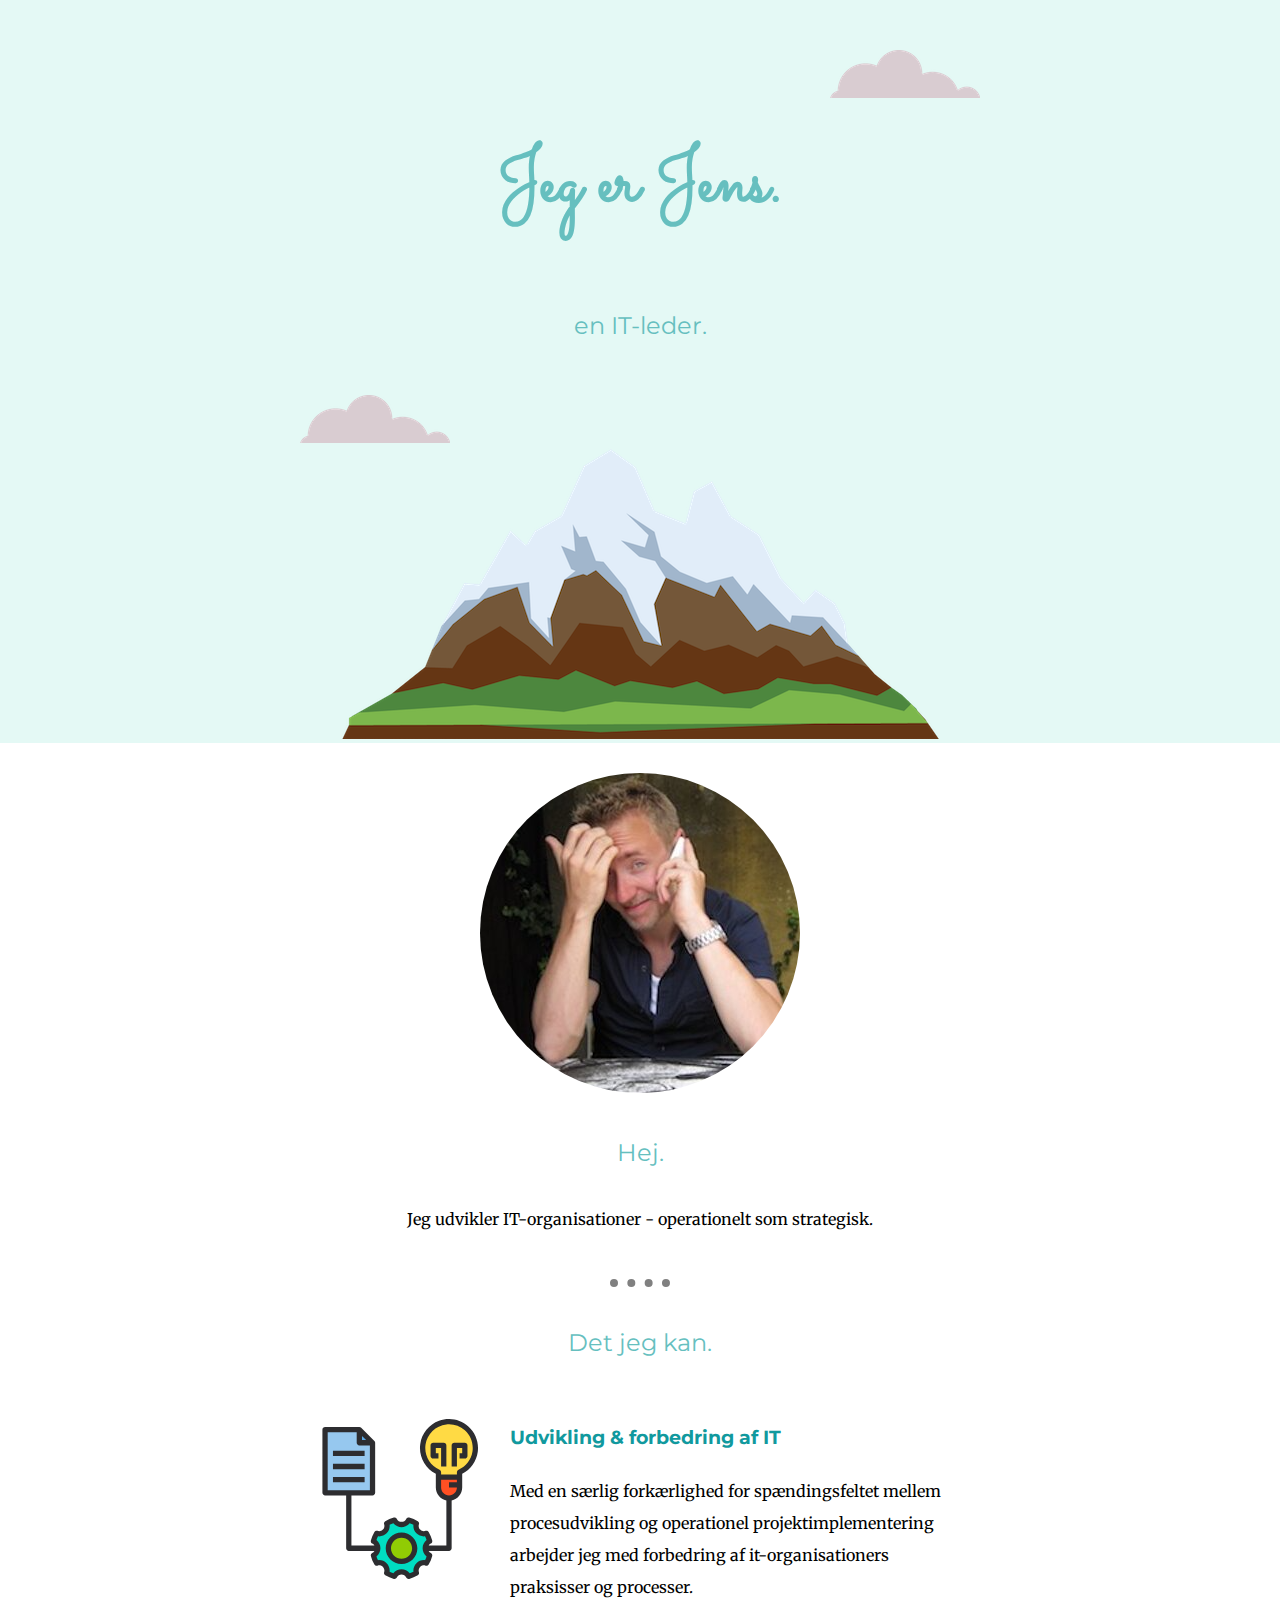
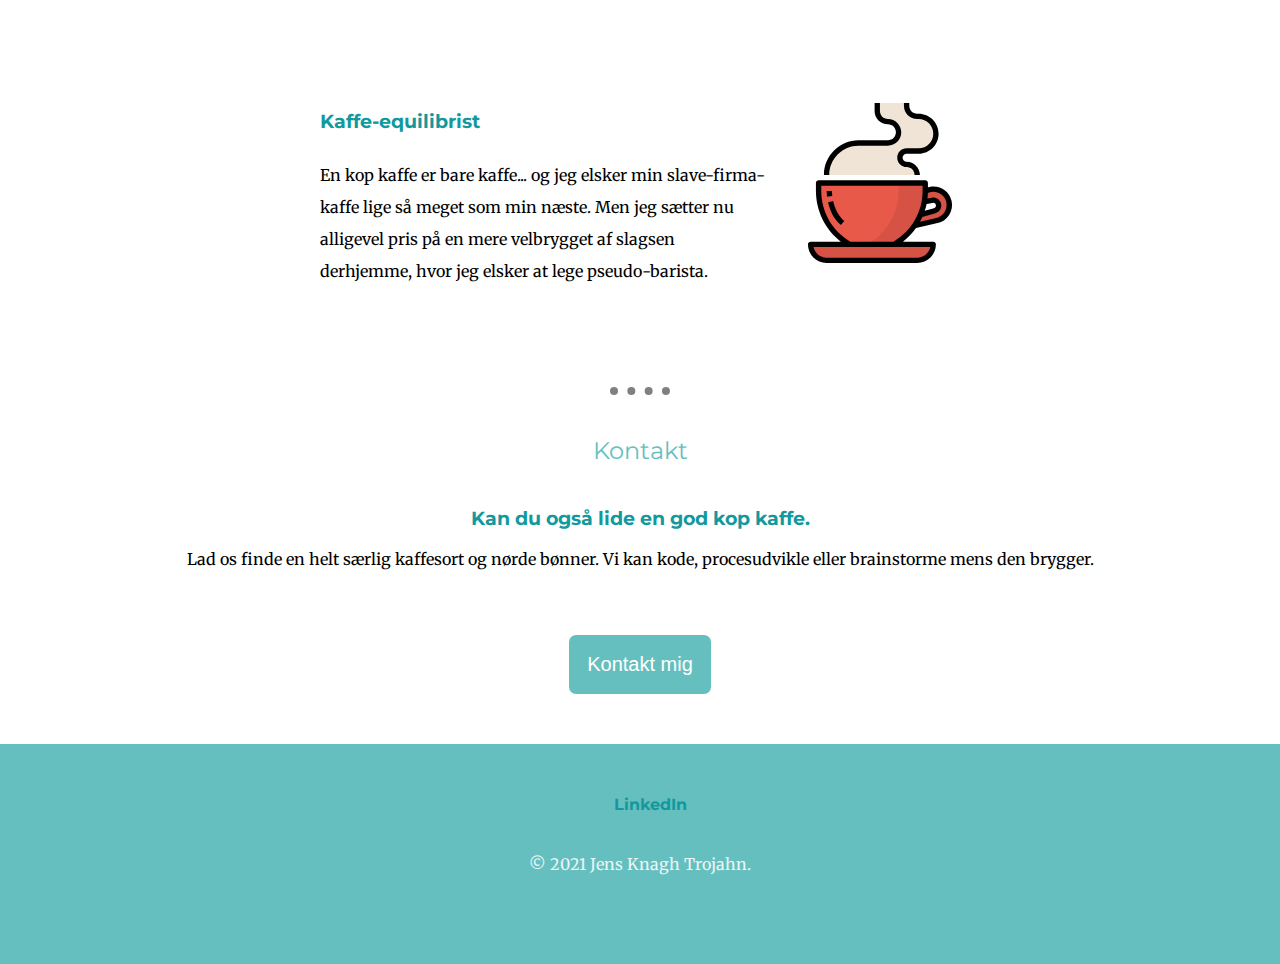
<file: index.html>
<!DOCTYPE html>
<html lang="en" dir="ltr">

<head>
  <meta charset="utf-8">
  <title>Jens Knagh Trojahn</title>
  <link rel="stylesheet" href="CSS/styles.css">
  <link rel="icon" href="favicon.ico">
  <link rel="preconnect" href="https://fonts.gstatic.com">
  <link
    href="https://fonts.googleapis.com/css2?family=Merriweather:ital,wght@0,300;0,400;0,700;0,900;1,300;1,400;1,700;1,900&family=Montserrat:ital,wght@0,100;0,200;0,300;0,400;0,500;0,600;0,700;0,800;0,900;1,100;1,200;1,300;1,400;1,500;1,600;1,700;1,800;1,900&family=Sacramento&display=swap"
    rel="stylesheet">

</head>

<div class="top-container">

  <img class="top-cloud" src="images/cloud.png" alt="cloud-img">
  <h1>Jeg er Jens.</h1>
  <h2>en IT-leder.</h2>
  <img class="bottom-cloud" src="images/cloud.png" alt="cloud-img">
  <img src="images/mountain.png" alt="cloud-img">

</div>

<div class="middle-container">
  <div class="profile">
    <img src="images/selvportraet_circle.png" alt="profile-image">
    <h2>Hej.</h2>
    <p class="top-paragraph">Jeg udvikler IT-organisationer - operationelt som strategisk.</p>
  </div>

  <div class="dotted-border">
  </div>

  <div class="skills">
    <h2>Det jeg kan.</h2>
    <div class="skill-row">
      <img class="skill-img" src="images/prj-mgt.svg" alt="project-mgmt-image">
      <h3>Udvikling & forbedring af IT</h3>
      <p>Med en særlig forkærlighed for spændingsfeltet mellem procesudvikling og operationel projektimplementering arbejder jeg med forbedring af it-organisationers praksisser og processer.</p>
    </div>

    <div class="skill-row">
      <img class="skill-img2" src="images/coffeecup.svg" alt="coffee-image">
      <h3>Kaffe-equilibrist</h3>
      <p>En kop kaffe er bare kaffe... og jeg elsker min slave-firma-kaffe lige så meget som min næste. Men jeg sætter nu alligevel pris på en mere velbrygget af slagsen derhjemme, hvor jeg elsker at lege pseudo-barista.</p>
    </div>
  </div>

  <div class="dotted-border">
  </div>

  <div class="contact-me">
    <h2>Kontakt</h2>
    <h3>Kan du også lide en god kop kaffe.</h3>
    <p>Lad os finde en helt særlig kaffesort og nørde bønner. Vi kan kode, procesudvikle eller brainstorme mens den brygger.</p>
    <a class="btn" href="mailto:jens@trojah.dk">Kontakt mig</a>
  </div>
</div>


<div class="bottom-container">
  <a class="footer-link" href="https://www.linkedin.com/in/jenstrojahn/">LinkedIn</a>
  <p class="copyright-text">© 2021 Jens Knagh Trojahn.</p>
</div>


<body>



</body>

</html>
</file>
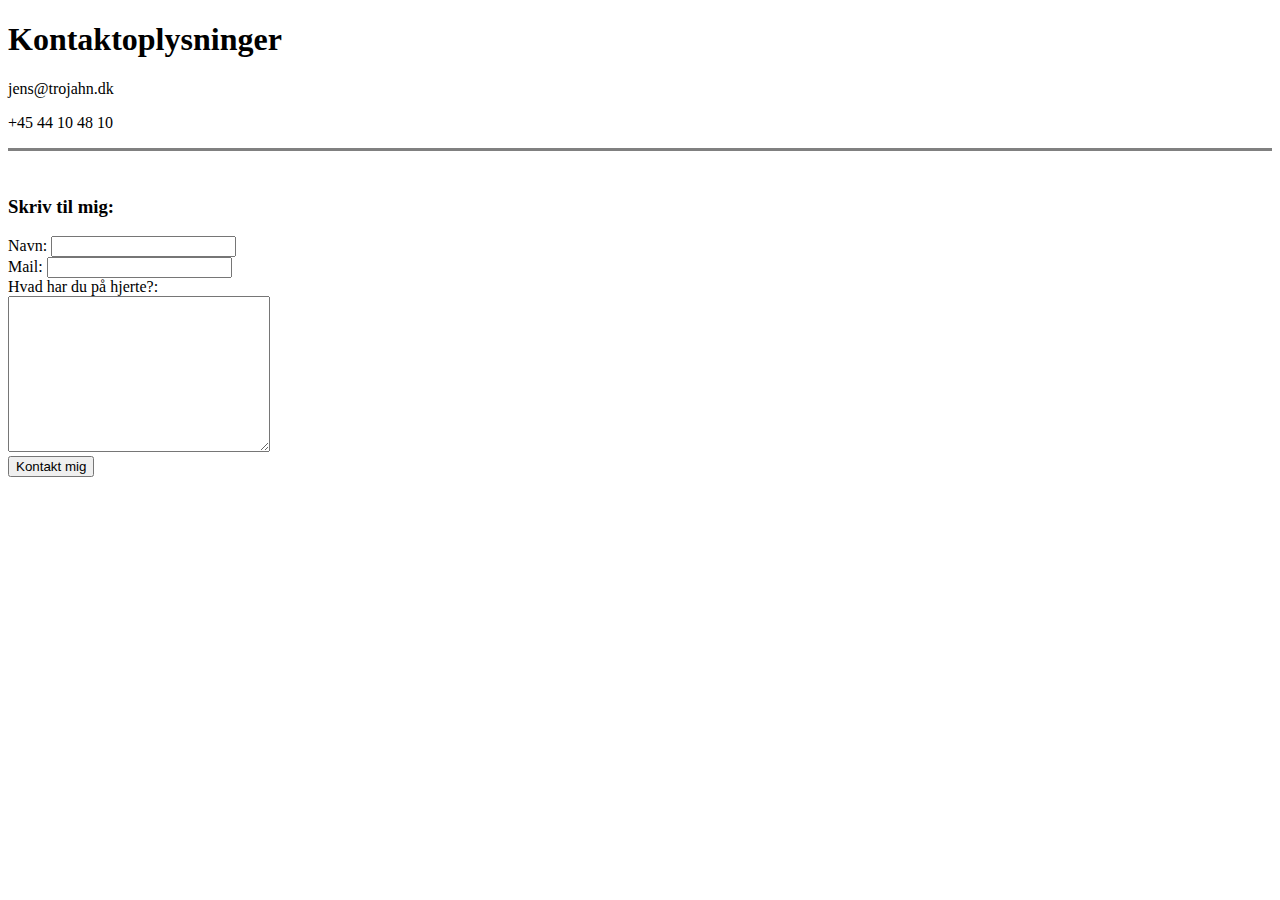
<file: contactinfo.html>
<!DOCTYPE html>
<html lang="en" dir="ltr">
  <head>
    <meta charset="utf-8">
    <title>Kontakt mig</title>
  </head>
  <body>
    <h1>Kontaktoplysninger</h1>
<p>jens@trojahn.dk</p>
<p>+45 44 10 48 10</p>
<hr size="3" noshade><br>
<h3>Skriv til mig:</h3>
<form action="mailto:jens@trojahn.dk" method="post" enctype="text/plain">
  <label>Navn:</label>
  <input required type="text" name="ditNavn" value=""><br>
  <label>Mail:</label>
  <input type="email" name="dinEmail" value=""><br>
  <label>Hvad har du på hjerte?:</label><br>
<textarea name="dinBesked" rows="10" cols="30"></textarea>
<br>
  <input type="Submit" value="Kontakt mig">
</form>
  </body>
</html>
</file>
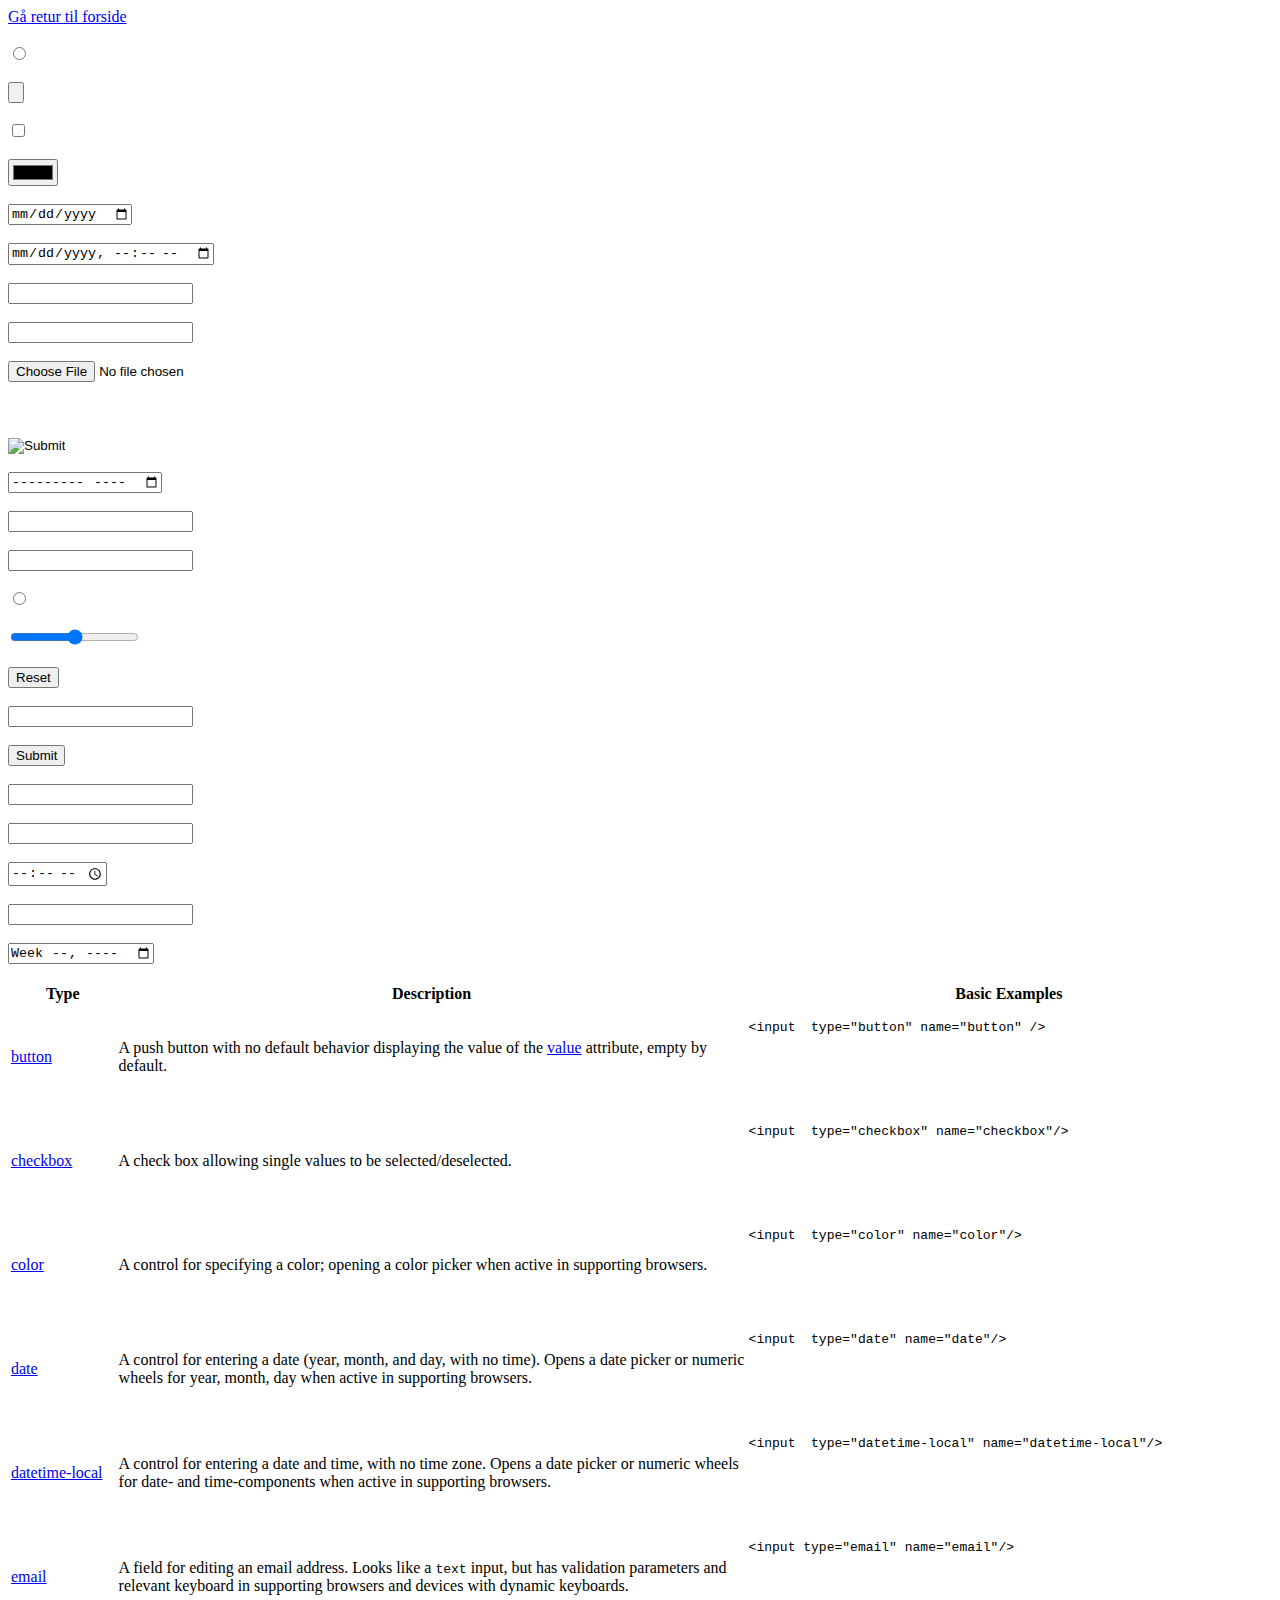
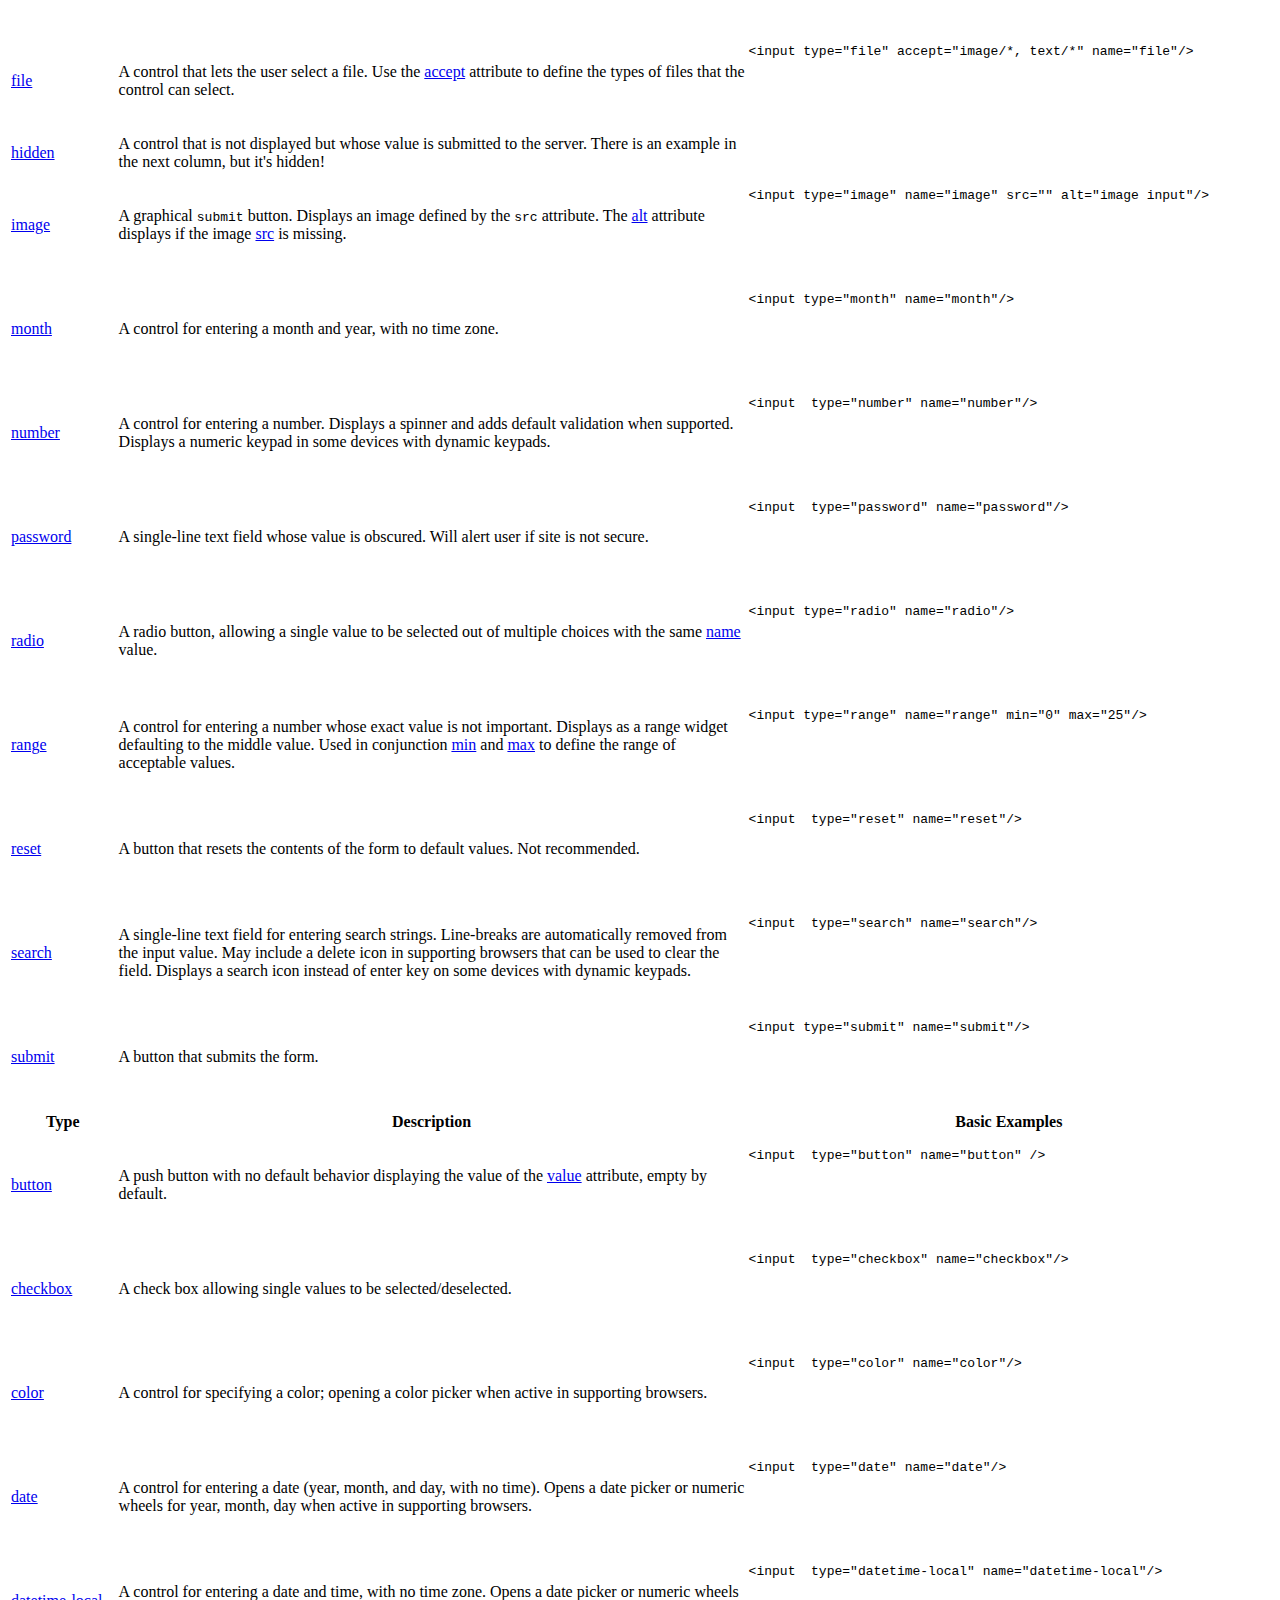
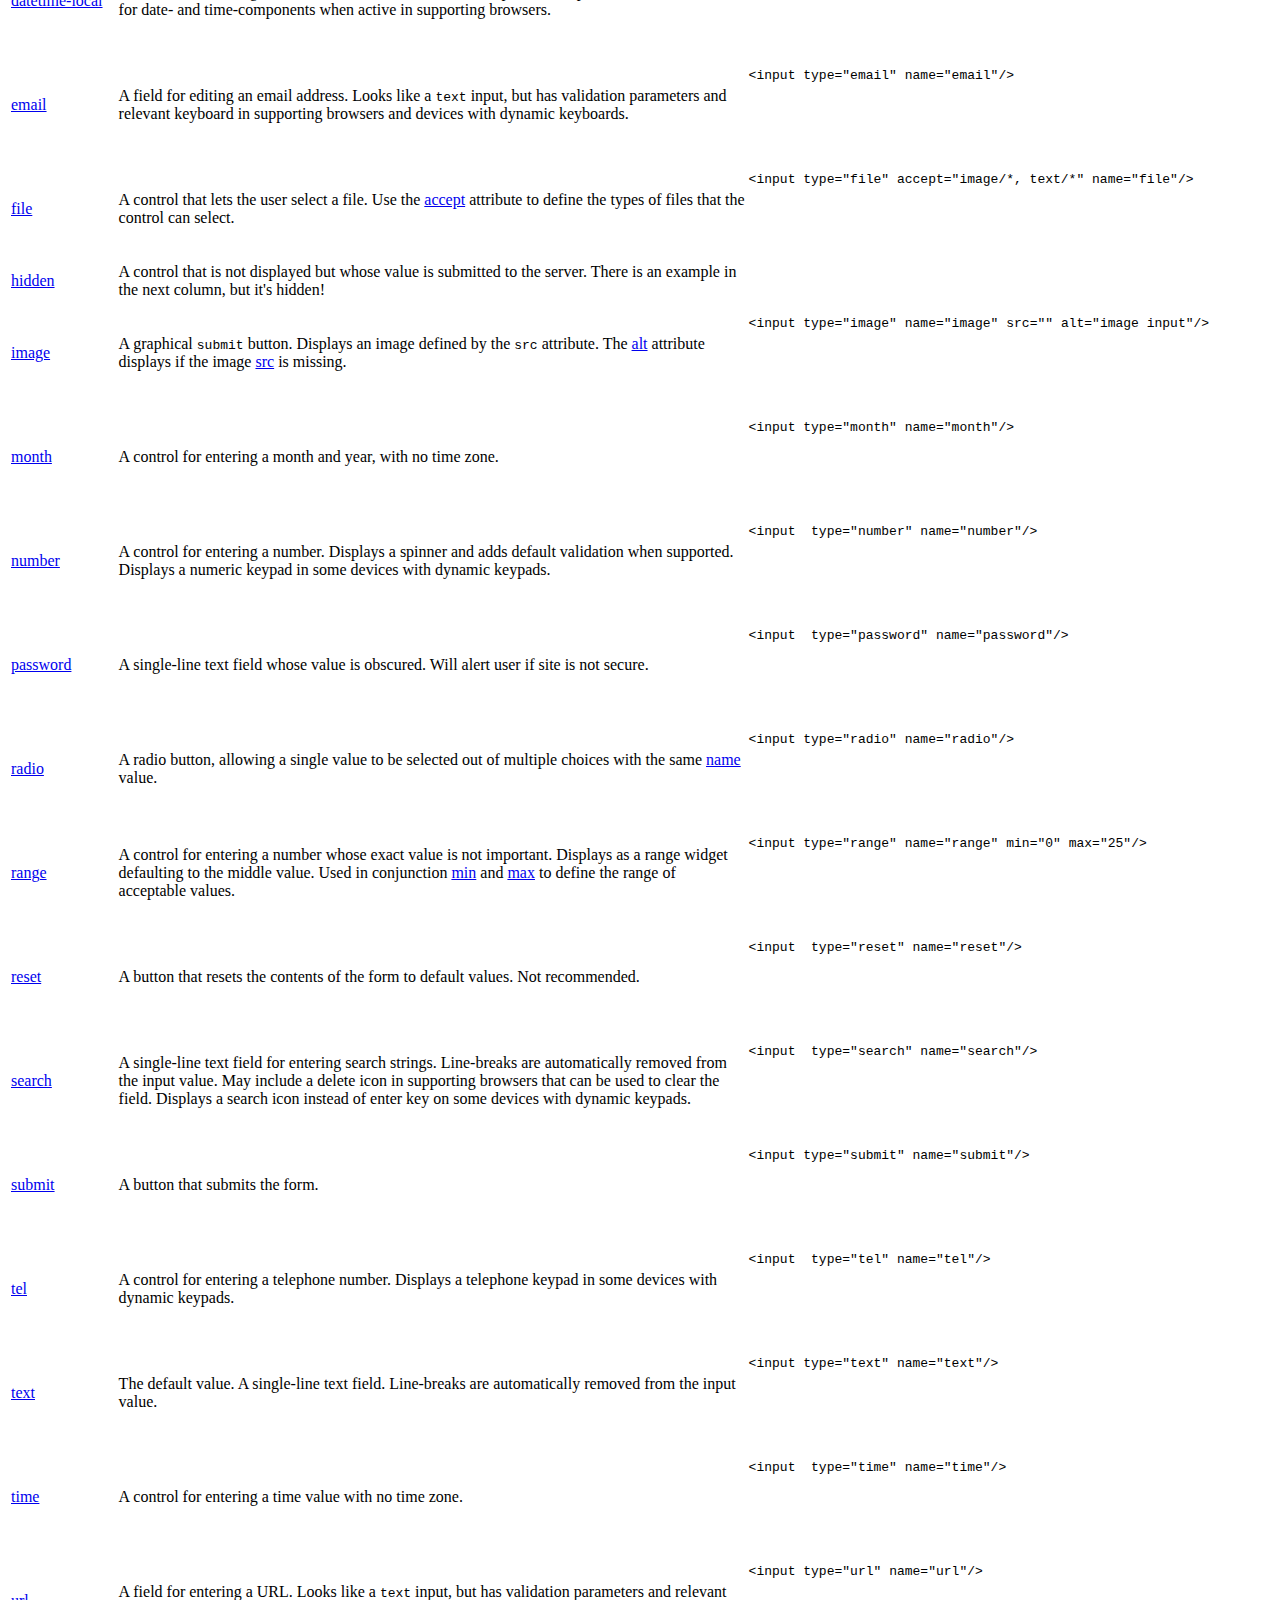
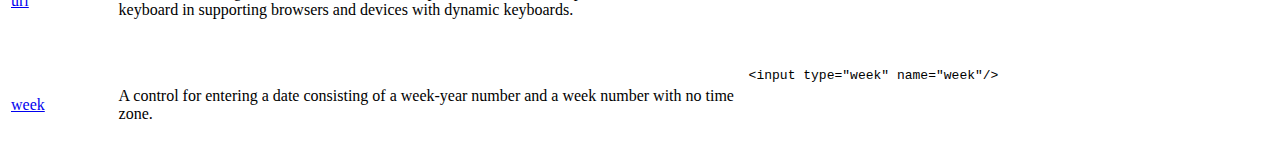
<file: inputs.html>
<!DOCTYPE html>
<html lang="en" dir="ltr">

<head>
  <meta charset="utf-8">
  <title></title>
</head>

<body>
  <a href="index.html">Gå retur til forside</a><br><br>
<input type="radio"><br><br>
  <input type="button"><br><br>
  <input type="checkbox"><br><br>
  <input type="color"><br><br>
  <input type="date"><br><br>
  <input type="datetime-local"><br><br>
  <input type="datetime"><br><br>
  <input type="email"><br><br>
  <input type="file"><br><br>
  <input type="hidden"><br><br>
  <input type="image"><br><br>
  <input type="month"><br><br>
  <input type="number"><br><br>
  <input type="password"><br><br>
  <input type="radio"><br><br>
  <input type="range"><br><br>
  <input type="reset"><br><br>
  <input type="search"><br><br>
  <input type="submit"><br><br>
  <input type="tel"><br><br>
  <input type="text"><br><br>
  <input type="time"><br><br>
  <input type="url"><br><br>
  <input type="week"><br><br>


  <table class="standard-table">
    <colgroup>
      <col>
      <col style="width: 50%;">
      <col>
    </colgroup>
    <thead>
      <tr>
        <th>Type</th>
        <th>Description</th>
        <th>Basic Examples</th>
      </tr>
    </thead>
    <tbody>
      <tr>
        <td><a href="/en-US/docs/Web/HTML/Element/input/button">button</a></td>
        <td>A push button with no default behavior displaying the value of the <a href="#htmlattrdefvalue">value</a> attribute, empty by default.</td>
        <td id="examplebutton">
          <pre
            class="brush: html hidden notranslate"><code><span class="token tag"><span class="token tag"><span class="token punctuation">&lt;</span>input</span>  <span class="token attr-name">type</span><span class="token attr-value"><span class="token punctuation attr-equals">=</span><span class="token punctuation">"</span>button<span class="token punctuation">"</span></span> <span class="token attr-name">name</span><span class="token attr-value"><span class="token punctuation attr-equals">=</span><span class="token punctuation">"</span>button<span class="token punctuation">"</span></span> <span class="token punctuation">/&gt;</span></span></code></pre>
          <iframe class="live-sample-frame nobutton" id="frame_examplebutton" frameborder="0" width="200" height="55" src="https://yari-demos.prod.mdn.mozit.cloud/en-US/docs/Web/HTML/Element/input/_samples_/examplebutton" loading="lazy"></iframe>
        </td>
      </tr>
      <tr>
        <td><a href="/en-US/docs/Web/HTML/Element/input/checkbox">checkbox</a></td>
        <td>A check box allowing single values to be selected/deselected.</td>
        <td id="examplecheckbox">
          <pre
            class="brush: html hidden notranslate"><code><span class="token tag"><span class="token tag"><span class="token punctuation">&lt;</span>input</span>  <span class="token attr-name">type</span><span class="token attr-value"><span class="token punctuation attr-equals">=</span><span class="token punctuation">"</span>checkbox<span class="token punctuation">"</span></span> <span class="token attr-name">name</span><span class="token attr-value"><span class="token punctuation attr-equals">=</span><span class="token punctuation">"</span>checkbox<span class="token punctuation">"</span></span><span class="token punctuation">/&gt;</span></span></code></pre>
          <iframe class="live-sample-frame nobutton" id="frame_examplecheckbox" frameborder="0" width="200" height="55" src="https://yari-demos.prod.mdn.mozit.cloud/en-US/docs/Web/HTML/Element/input/_samples_/examplecheckbox" loading="lazy"></iframe>
        </td>
      </tr>
      <tr>
        <td><a href="/en-US/docs/Web/HTML/Element/input/color">color</a></td>
        <td>A control for specifying a color; opening a color picker when active in supporting browsers.</td>
        <td id="examplecolor">
          <pre
            class="brush: html hidden notranslate"><code><span class="token tag"><span class="token tag"><span class="token punctuation">&lt;</span>input</span>  <span class="token attr-name">type</span><span class="token attr-value"><span class="token punctuation attr-equals">=</span><span class="token punctuation">"</span>color<span class="token punctuation">"</span></span> <span class="token attr-name">name</span><span class="token attr-value"><span class="token punctuation attr-equals">=</span><span class="token punctuation">"</span>color<span class="token punctuation">"</span></span><span class="token punctuation">/&gt;</span></span></code></pre>
          <iframe class="live-sample-frame nobutton" id="frame_examplecolor" frameborder="0" width="200" height="55" src="https://yari-demos.prod.mdn.mozit.cloud/en-US/docs/Web/HTML/Element/input/_samples_/examplecolor" loading="lazy"></iframe>
        </td>
      </tr>
      <tr>
        <td><a href="/en-US/docs/Web/HTML/Element/input/date">date</a></td>
        <td>A control for entering a date (year, month, and day, with no time). Opens a date picker or numeric wheels for year, month, day when active in supporting browsers.</td>
        <td id="exampledate">
          <pre
            class="brush: html hidden notranslate"><code><span class="token tag"><span class="token tag"><span class="token punctuation">&lt;</span>input</span>  <span class="token attr-name">type</span><span class="token attr-value"><span class="token punctuation attr-equals">=</span><span class="token punctuation">"</span>date<span class="token punctuation">"</span></span> <span class="token attr-name">name</span><span class="token attr-value"><span class="token punctuation attr-equals">=</span><span class="token punctuation">"</span>date<span class="token punctuation">"</span></span><span class="token punctuation">/&gt;</span></span></code></pre>
          <iframe class="live-sample-frame nobutton" id="frame_exampledate" frameborder="0" width="200" height="55" src="https://yari-demos.prod.mdn.mozit.cloud/en-US/docs/Web/HTML/Element/input/_samples_/exampledate" loading="lazy"></iframe>
        </td>
      </tr>
      <tr>
        <td><a href="/en-US/docs/Web/HTML/Element/input/datetime-local">datetime-local</a></td>
        <td>A control for entering a date and time, with no time zone. Opens a date picker or numeric wheels for date- and time-components when active in supporting browsers.</td>
        <td id="exampledtl">
          <pre
            class="brush: html hidden notranslate"><code><span class="token tag"><span class="token tag"><span class="token punctuation">&lt;</span>input</span>  <span class="token attr-name">type</span><span class="token attr-value"><span class="token punctuation attr-equals">=</span><span class="token punctuation">"</span>datetime-local<span class="token punctuation">"</span></span> <span class="token attr-name">name</span><span class="token attr-value"><span class="token punctuation attr-equals">=</span><span class="token punctuation">"</span>datetime-local<span class="token punctuation">"</span></span><span class="token punctuation">/&gt;</span></span></code></pre>
          <iframe class="live-sample-frame nobutton" id="frame_exampledtl" frameborder="0" width="200" height="55" src="https://yari-demos.prod.mdn.mozit.cloud/en-US/docs/Web/HTML/Element/input/_samples_/exampledtl" loading="lazy"></iframe>
        </td>
      </tr>
      <tr>
        <td><a href="/en-US/docs/Web/HTML/Element/input/email">email</a></td>
        <td>A field for editing an email address. Looks like a <code>text</code> input, but has validation parameters and relevant keyboard in supporting browsers and devices with dynamic keyboards.</td>
        <td id="exampleemail">
          <pre
            class="brush: html hidden notranslate"><code><span class="token tag"><span class="token tag"><span class="token punctuation">&lt;</span>input</span> <span class="token attr-name">type</span><span class="token attr-value"><span class="token punctuation attr-equals">=</span><span class="token punctuation">"</span>email<span class="token punctuation">"</span></span> <span class="token attr-name">name</span><span class="token attr-value"><span class="token punctuation attr-equals">=</span><span class="token punctuation">"</span>email<span class="token punctuation">"</span></span><span class="token punctuation">/&gt;</span></span></code></pre>
          <iframe class="live-sample-frame nobutton" id="frame_exampleemail" frameborder="0" width="200" height="55" src="https://yari-demos.prod.mdn.mozit.cloud/en-US/docs/Web/HTML/Element/input/_samples_/exampleemail" loading="lazy"></iframe>
        </td>
      </tr>
      <tr>
        <td><a href="/en-US/docs/Web/HTML/Element/input/file">file</a></td>
        <td>A control that lets the user select a file. Use the <a href="#htmlattrdefaccept">accept</a> attribute to define the types of files that the control can select.</td>
        <td id="examplefile">
          <pre
            class="brush: html hidden notranslate"><code><span class="token tag"><span class="token tag"><span class="token punctuation">&lt;</span>input</span> <span class="token attr-name">type</span><span class="token attr-value"><span class="token punctuation attr-equals">=</span><span class="token punctuation">"</span>file<span class="token punctuation">"</span></span> <span class="token attr-name">accept</span><span class="token attr-value"><span class="token punctuation attr-equals">=</span><span class="token punctuation">"</span>image/*, text/*<span class="token punctuation">"</span></span> <span class="token attr-name">name</span><span class="token attr-value"><span class="token punctuation attr-equals">=</span><span class="token punctuation">"</span>file<span class="token punctuation">"</span></span><span class="token punctuation">/&gt;</span></span></code></pre>
          <iframe class="live-sample-frame nobutton" id="frame_examplefile" frameborder="0" width="100%" height="55" src="https://yari-demos.prod.mdn.mozit.cloud/en-US/docs/Web/HTML/Element/input/_samples_/examplefile" loading="lazy"></iframe>
        </td>
      </tr>
      <tr>
        <td><a href="/en-US/docs/Web/HTML/Element/input/hidden">hidden</a></td>
        <td>A control that is not displayed but whose value is submitted to the server. There is an example in the next column, but it's hidden!</td>
        <td><input id="userId" name="userId" type="hidden" value="abc123"></td>
      </tr>
      <tr>
        <td><a href="/en-US/docs/Web/HTML/Element/input/image">image</a></td>
        <td>A graphical <code>submit</code> button. Displays an image defined by the <code>src</code> attribute. The <a href="#htmlattrdefalt">alt</a> attribute displays if the image <a href="#htmlattrdefsrc">src</a> is missing.</td>
        <td id="exampleimage">
          <pre
            class="brush: html hidden notranslate"><code><span class="token tag"><span class="token tag"><span class="token punctuation">&lt;</span>input</span> <span class="token attr-name">type</span><span class="token attr-value"><span class="token punctuation attr-equals">=</span><span class="token punctuation">"</span>image<span class="token punctuation">"</span></span> <span class="token attr-name">name</span><span class="token attr-value"><span class="token punctuation attr-equals">=</span><span class="token punctuation">"</span>image<span class="token punctuation">"</span></span> <span class="token attr-name">src</span><span class="token attr-value"><span class="token punctuation attr-equals">=</span><span class="token punctuation">"</span><span class="token punctuation">"</span></span> <span class="token attr-name">alt</span><span class="token attr-value"><span class="token punctuation attr-equals">=</span><span class="token punctuation">"</span>image input<span class="token punctuation">"</span></span><span class="token punctuation">/&gt;</span></span></code></pre>
          <iframe class="live-sample-frame nobutton" id="frame_exampleimage" frameborder="0" width="200" height="55" src="https://yari-demos.prod.mdn.mozit.cloud/en-US/docs/Web/HTML/Element/input/_samples_/exampleimage" loading="lazy"></iframe>
        </td>
      </tr>
      <tr>
        <td><a href="/en-US/docs/Web/HTML/Element/input/month">month</a></td>
        <td>A control for entering a month and year, with no time zone.</td>
        <td id="examplemonth">
          <pre
            class="brush: html hidden notranslate"><code><span class="token tag"><span class="token tag"><span class="token punctuation">&lt;</span>input</span> <span class="token attr-name">type</span><span class="token attr-value"><span class="token punctuation attr-equals">=</span><span class="token punctuation">"</span>month<span class="token punctuation">"</span></span> <span class="token attr-name">name</span><span class="token attr-value"><span class="token punctuation attr-equals">=</span><span class="token punctuation">"</span>month<span class="token punctuation">"</span></span><span class="token punctuation">/&gt;</span></span></code></pre>
          <iframe class="live-sample-frame nobutton" id="frame_examplemonth" frameborder="0" width="200" height="55" src="https://yari-demos.prod.mdn.mozit.cloud/en-US/docs/Web/HTML/Element/input/_samples_/examplemonth" loading="lazy"></iframe>
        </td>
      </tr>
      <tr>
        <td><a href="/en-US/docs/Web/HTML/Element/input/number">number</a></td>
        <td>A control for entering a number. Displays a spinner and adds default validation when supported. Displays a numeric keypad in some devices with dynamic keypads.</td>
        <td id="examplenumber">
          <pre
            class="brush: html hidden notranslate"><code><span class="token tag"><span class="token tag"><span class="token punctuation">&lt;</span>input</span>  <span class="token attr-name">type</span><span class="token attr-value"><span class="token punctuation attr-equals">=</span><span class="token punctuation">"</span>number<span class="token punctuation">"</span></span> <span class="token attr-name">name</span><span class="token attr-value"><span class="token punctuation attr-equals">=</span><span class="token punctuation">"</span>number<span class="token punctuation">"</span></span><span class="token punctuation">/&gt;</span></span></code></pre>
          <iframe class="live-sample-frame nobutton" id="frame_examplenumber" frameborder="0" width="200" height="55" src="https://yari-demos.prod.mdn.mozit.cloud/en-US/docs/Web/HTML/Element/input/_samples_/examplenumber" loading="lazy"></iframe>
        </td>
      </tr>
      <tr>
        <td><a href="/en-US/docs/Web/HTML/Element/input/password">password</a></td>
        <td>A single-line text field whose value is obscured. Will alert user if site is not secure.</td>
        <td id="examplepassword">
          <pre
            class="brush: html hidden notranslate"><code><span class="token tag"><span class="token tag"><span class="token punctuation">&lt;</span>input</span>  <span class="token attr-name">type</span><span class="token attr-value"><span class="token punctuation attr-equals">=</span><span class="token punctuation">"</span>password<span class="token punctuation">"</span></span> <span class="token attr-name">name</span><span class="token attr-value"><span class="token punctuation attr-equals">=</span><span class="token punctuation">"</span>password<span class="token punctuation">"</span></span><span class="token punctuation">/&gt;</span></span></code></pre>
          <iframe class="live-sample-frame nobutton" id="frame_examplepassword" frameborder="0" width="200" height="55" src="https://yari-demos.prod.mdn.mozit.cloud/en-US/docs/Web/HTML/Element/input/_samples_/examplepassword" loading="lazy"></iframe>
        </td>
      </tr>
      <tr>
        <td><a href="/en-US/docs/Web/HTML/Element/input/radio">radio</a></td>
        <td>A radio button, allowing a single value to be selected out of multiple choices with the same <a href="#htmlattrdefname">name</a> value.</td>
        <td id="exampleradio">
          <pre
            class="brush: html hidden notranslate"><code><span class="token tag"><span class="token tag"><span class="token punctuation">&lt;</span>input</span> <span class="token attr-name">type</span><span class="token attr-value"><span class="token punctuation attr-equals">=</span><span class="token punctuation">"</span>radio<span class="token punctuation">"</span></span> <span class="token attr-name">name</span><span class="token attr-value"><span class="token punctuation attr-equals">=</span><span class="token punctuation">"</span>radio<span class="token punctuation">"</span></span><span class="token punctuation">/&gt;</span></span></code></pre>
          <iframe class="live-sample-frame nobutton" id="frame_exampleradio" frameborder="0" width="200" height="55" src="https://yari-demos.prod.mdn.mozit.cloud/en-US/docs/Web/HTML/Element/input/_samples_/exampleradio" loading="lazy"></iframe>
        </td>
      </tr>
      <tr>
        <td><a href="/en-US/docs/Web/HTML/Element/input/range">range</a></td>
        <td>A control for entering a number whose exact value is not important. Displays as a range widget defaulting to the middle value. Used in conjunction <a href="#htmlattrdefmin">min</a> and <a href="#htmlattrdefmax">max</a> to define the range
          of acceptable values.</td>
        <td id="examplerange">
          <pre
            class="brush: html hidden notranslate"><code><span class="token tag"><span class="token tag"><span class="token punctuation">&lt;</span>input</span> <span class="token attr-name">type</span><span class="token attr-value"><span class="token punctuation attr-equals">=</span><span class="token punctuation">"</span>range<span class="token punctuation">"</span></span> <span class="token attr-name">name</span><span class="token attr-value"><span class="token punctuation attr-equals">=</span><span class="token punctuation">"</span>range<span class="token punctuation">"</span></span> <span class="token attr-name">min</span><span class="token attr-value"><span class="token punctuation attr-equals">=</span><span class="token punctuation">"</span>0<span class="token punctuation">"</span></span> <span class="token attr-name">max</span><span class="token attr-value"><span class="token punctuation attr-equals">=</span><span class="token punctuation">"</span>25<span class="token punctuation">"</span></span><span class="token punctuation">/&gt;</span></span></code></pre>
          <iframe class="live-sample-frame nobutton" id="frame_examplerange" frameborder="0" width="200" height="55" src="https://yari-demos.prod.mdn.mozit.cloud/en-US/docs/Web/HTML/Element/input/_samples_/examplerange" loading="lazy"></iframe>
        </td>
      </tr>
      <tr>
        <td><a href="/en-US/docs/Web/HTML/Element/input/reset">reset</a></td>
        <td>A button that resets the contents of the form to default values. Not recommended.</td>
        <td id="examplereset">
          <pre
            class="brush: html hidden notranslate"><code><span class="token tag"><span class="token tag"><span class="token punctuation">&lt;</span>input</span>  <span class="token attr-name">type</span><span class="token attr-value"><span class="token punctuation attr-equals">=</span><span class="token punctuation">"</span>reset<span class="token punctuation">"</span></span> <span class="token attr-name">name</span><span class="token attr-value"><span class="token punctuation attr-equals">=</span><span class="token punctuation">"</span>reset<span class="token punctuation">"</span></span><span class="token punctuation">/&gt;</span></span></code></pre>
          <iframe class="live-sample-frame nobutton" id="frame_examplereset" frameborder="0" width="200" height="55" src="https://yari-demos.prod.mdn.mozit.cloud/en-US/docs/Web/HTML/Element/input/_samples_/examplereset" loading="lazy"></iframe>
        </td>
      </tr>
      <tr>
        <td><a href="/en-US/docs/Web/HTML/Element/input/search">search</a></td>
        <td>A single-line text field for entering search strings. Line-breaks are automatically removed from the input value. May include a delete icon in supporting browsers that can be used to clear the field. Displays a search icon instead of
          enter key on some devices with dynamic keypads.</td>
        <td id="examplesearch">
          <pre
            class="brush: html hidden notranslate"><code><span class="token tag"><span class="token tag"><span class="token punctuation">&lt;</span>input</span>  <span class="token attr-name">type</span><span class="token attr-value"><span class="token punctuation attr-equals">=</span><span class="token punctuation">"</span>search<span class="token punctuation">"</span></span> <span class="token attr-name">name</span><span class="token attr-value"><span class="token punctuation attr-equals">=</span><span class="token punctuation">"</span>search<span class="token punctuation">"</span></span><span class="token punctuation">/&gt;</span></span></code></pre>
          <iframe class="live-sample-frame nobutton" id="frame_examplesearch" frameborder="0" width="200" height="55" src="https://yari-demos.prod.mdn.mozit.cloud/en-US/docs/Web/HTML/Element/input/_samples_/examplesearch" loading="lazy"></iframe>
        </td>
      </tr>
      <tr>
        <td><a href="/en-US/docs/Web/HTML/Element/input/submit">submit</a></td>
        <td>A button that submits the form.</td>
        <td id="examplesubmit">
          <pre
            class="brush: html hidden notranslate"><code><span class="token tag"><span class="token tag"><span class="token punctuation">&lt;</span>input</span> <span class="token attr-name">type</span><span class="token attr-value"><span class="token punctuation attr-equals">=</span><span class="token punctuation">"</span>submit<span class="token punctuation">"</span></span> <span class="token attr-name">name</span><span class="token attr-value"><span class="token punctuation attr-equals">=</span><span class="token punctuation">"</span>submit<span class="token punctuation">"</span></span><span class="token punctuation">/&gt;</span></span></code></pre>
          <iframe class="live-sample-frame nobutton" id="frame_examplesubmit" frameborder="0" width="200" height="55" src="https://yari-demos.prod.mdn.mozit.cloud/en-US/docs/Web/HTML/Element/input/_samples_/examplesubmit" loading="lazy"></iframe>
        </td>
      </tr><table class="standard-table">
 <colgroup>
  <col>
  <col style="width: 50%;">
  <col>
 </colgroup>
 <thead>
  <tr>
   <th>Type</th>
   <th>Description</th>
   <th>Basic Examples</th>
  </tr>
 </thead>
 <tbody>
  <tr>
   <td><a href="/en-US/docs/Web/HTML/Element/input/button">button</a></td>
   <td>A push button with no default behavior displaying the value of the <a href="#htmlattrdefvalue">value</a> attribute, empty by default.</td>
   <td id="examplebutton">
    <pre class="brush: html hidden notranslate"><code><span class="token tag"><span class="token tag"><span class="token punctuation">&lt;</span>input</span>  <span class="token attr-name">type</span><span class="token attr-value"><span class="token punctuation attr-equals">=</span><span class="token punctuation">"</span>button<span class="token punctuation">"</span></span> <span class="token attr-name">name</span><span class="token attr-value"><span class="token punctuation attr-equals">=</span><span class="token punctuation">"</span>button<span class="token punctuation">"</span></span> <span class="token punctuation">/&gt;</span></span></code></pre>
    <iframe class="live-sample-frame nobutton" id="frame_examplebutton" frameborder="0" width="200" height="55" src="https://yari-demos.prod.mdn.mozit.cloud/en-US/docs/Web/HTML/Element/input/_samples_/examplebutton" loading="lazy"></iframe></td>
  </tr>
  <tr>
   <td><a href="/en-US/docs/Web/HTML/Element/input/checkbox">checkbox</a></td>
   <td>A check box allowing single values to be selected/deselected.</td>
   <td id="examplecheckbox">
    <pre class="brush: html hidden notranslate"><code><span class="token tag"><span class="token tag"><span class="token punctuation">&lt;</span>input</span>  <span class="token attr-name">type</span><span class="token attr-value"><span class="token punctuation attr-equals">=</span><span class="token punctuation">"</span>checkbox<span class="token punctuation">"</span></span> <span class="token attr-name">name</span><span class="token attr-value"><span class="token punctuation attr-equals">=</span><span class="token punctuation">"</span>checkbox<span class="token punctuation">"</span></span><span class="token punctuation">/&gt;</span></span></code></pre>
    <iframe class="live-sample-frame nobutton" id="frame_examplecheckbox" frameborder="0" width="200" height="55" src="https://yari-demos.prod.mdn.mozit.cloud/en-US/docs/Web/HTML/Element/input/_samples_/examplecheckbox" loading="lazy"></iframe></td>
  </tr>
  <tr>
   <td><a href="/en-US/docs/Web/HTML/Element/input/color">color</a></td>
   <td>A control for specifying a color; opening a color picker when active in supporting browsers.</td>
   <td id="examplecolor">
    <pre class="brush: html hidden notranslate"><code><span class="token tag"><span class="token tag"><span class="token punctuation">&lt;</span>input</span>  <span class="token attr-name">type</span><span class="token attr-value"><span class="token punctuation attr-equals">=</span><span class="token punctuation">"</span>color<span class="token punctuation">"</span></span> <span class="token attr-name">name</span><span class="token attr-value"><span class="token punctuation attr-equals">=</span><span class="token punctuation">"</span>color<span class="token punctuation">"</span></span><span class="token punctuation">/&gt;</span></span></code></pre>
    <iframe class="live-sample-frame nobutton" id="frame_examplecolor" frameborder="0" width="200" height="55" src="https://yari-demos.prod.mdn.mozit.cloud/en-US/docs/Web/HTML/Element/input/_samples_/examplecolor" loading="lazy"></iframe></td>
  </tr>
  <tr>
   <td><a href="/en-US/docs/Web/HTML/Element/input/date">date</a></td>
   <td>A control for entering a date (year, month, and day, with no time). Opens a date picker or numeric wheels for year, month, day when active in supporting browsers.</td>
   <td id="exampledate">
    <pre class="brush: html hidden notranslate"><code><span class="token tag"><span class="token tag"><span class="token punctuation">&lt;</span>input</span>  <span class="token attr-name">type</span><span class="token attr-value"><span class="token punctuation attr-equals">=</span><span class="token punctuation">"</span>date<span class="token punctuation">"</span></span> <span class="token attr-name">name</span><span class="token attr-value"><span class="token punctuation attr-equals">=</span><span class="token punctuation">"</span>date<span class="token punctuation">"</span></span><span class="token punctuation">/&gt;</span></span></code></pre>
    <iframe class="live-sample-frame nobutton" id="frame_exampledate" frameborder="0" width="200" height="55" src="https://yari-demos.prod.mdn.mozit.cloud/en-US/docs/Web/HTML/Element/input/_samples_/exampledate" loading="lazy"></iframe></td>
  </tr>
  <tr>
   <td><a href="/en-US/docs/Web/HTML/Element/input/datetime-local">datetime-local</a></td>
   <td>A control for entering a date and time, with no time zone. Opens a date picker or numeric wheels for date- and time-components when active in supporting browsers.</td>
   <td id="exampledtl">
    <pre class="brush: html hidden notranslate"><code><span class="token tag"><span class="token tag"><span class="token punctuation">&lt;</span>input</span>  <span class="token attr-name">type</span><span class="token attr-value"><span class="token punctuation attr-equals">=</span><span class="token punctuation">"</span>datetime-local<span class="token punctuation">"</span></span> <span class="token attr-name">name</span><span class="token attr-value"><span class="token punctuation attr-equals">=</span><span class="token punctuation">"</span>datetime-local<span class="token punctuation">"</span></span><span class="token punctuation">/&gt;</span></span></code></pre>
    <iframe class="live-sample-frame nobutton" id="frame_exampledtl" frameborder="0" width="200" height="55" src="https://yari-demos.prod.mdn.mozit.cloud/en-US/docs/Web/HTML/Element/input/_samples_/exampledtl" loading="lazy"></iframe></td>
  </tr>
  <tr>
   <td><a href="/en-US/docs/Web/HTML/Element/input/email">email</a></td>
   <td>A field for editing an email address. Looks like a <code>text</code> input, but has validation parameters and relevant keyboard in supporting browsers and devices with dynamic keyboards.</td>
   <td id="exampleemail">
    <pre class="brush: html hidden notranslate"><code><span class="token tag"><span class="token tag"><span class="token punctuation">&lt;</span>input</span> <span class="token attr-name">type</span><span class="token attr-value"><span class="token punctuation attr-equals">=</span><span class="token punctuation">"</span>email<span class="token punctuation">"</span></span> <span class="token attr-name">name</span><span class="token attr-value"><span class="token punctuation attr-equals">=</span><span class="token punctuation">"</span>email<span class="token punctuation">"</span></span><span class="token punctuation">/&gt;</span></span></code></pre>
    <iframe class="live-sample-frame nobutton" id="frame_exampleemail" frameborder="0" width="200" height="55" src="https://yari-demos.prod.mdn.mozit.cloud/en-US/docs/Web/HTML/Element/input/_samples_/exampleemail" loading="lazy"></iframe></td>
  </tr>
  <tr>
   <td><a href="/en-US/docs/Web/HTML/Element/input/file">file</a></td>
   <td>A control that lets the user select a file. Use the <a href="#htmlattrdefaccept">accept</a> attribute to define the types of files that the control can select.</td>
   <td id="examplefile">
    <pre class="brush: html hidden notranslate"><code><span class="token tag"><span class="token tag"><span class="token punctuation">&lt;</span>input</span> <span class="token attr-name">type</span><span class="token attr-value"><span class="token punctuation attr-equals">=</span><span class="token punctuation">"</span>file<span class="token punctuation">"</span></span> <span class="token attr-name">accept</span><span class="token attr-value"><span class="token punctuation attr-equals">=</span><span class="token punctuation">"</span>image/*, text/*<span class="token punctuation">"</span></span> <span class="token attr-name">name</span><span class="token attr-value"><span class="token punctuation attr-equals">=</span><span class="token punctuation">"</span>file<span class="token punctuation">"</span></span><span class="token punctuation">/&gt;</span></span></code></pre>
    <iframe class="live-sample-frame nobutton" id="frame_examplefile" frameborder="0" width="100%" height="55" src="https://yari-demos.prod.mdn.mozit.cloud/en-US/docs/Web/HTML/Element/input/_samples_/examplefile" loading="lazy"></iframe></td>
  </tr>
  <tr>
   <td><a href="/en-US/docs/Web/HTML/Element/input/hidden">hidden</a></td>
   <td>A control that is not displayed but whose value is submitted to the server. There is an example in the next column, but it's hidden!</td>
   <td><input id="userId" name="userId" type="hidden" value="abc123"></td>
  </tr>
  <tr>
   <td><a href="/en-US/docs/Web/HTML/Element/input/image">image</a></td>
   <td>A graphical <code>submit</code> button. Displays an image defined by the <code>src</code> attribute. The <a href="#htmlattrdefalt">alt</a> attribute displays if the image <a href="#htmlattrdefsrc">src</a> is missing.</td>
   <td id="exampleimage">
    <pre class="brush: html hidden notranslate"><code><span class="token tag"><span class="token tag"><span class="token punctuation">&lt;</span>input</span> <span class="token attr-name">type</span><span class="token attr-value"><span class="token punctuation attr-equals">=</span><span class="token punctuation">"</span>image<span class="token punctuation">"</span></span> <span class="token attr-name">name</span><span class="token attr-value"><span class="token punctuation attr-equals">=</span><span class="token punctuation">"</span>image<span class="token punctuation">"</span></span> <span class="token attr-name">src</span><span class="token attr-value"><span class="token punctuation attr-equals">=</span><span class="token punctuation">"</span><span class="token punctuation">"</span></span> <span class="token attr-name">alt</span><span class="token attr-value"><span class="token punctuation attr-equals">=</span><span class="token punctuation">"</span>image input<span class="token punctuation">"</span></span><span class="token punctuation">/&gt;</span></span></code></pre>
    <iframe class="live-sample-frame nobutton" id="frame_exampleimage" frameborder="0" width="200" height="55" src="https://yari-demos.prod.mdn.mozit.cloud/en-US/docs/Web/HTML/Element/input/_samples_/exampleimage" loading="lazy"></iframe></td>
  </tr>
  <tr>
   <td><a href="/en-US/docs/Web/HTML/Element/input/month">month</a></td>
   <td>A control for entering a month and year, with no time zone.</td>
   <td id="examplemonth">
    <pre class="brush: html hidden notranslate"><code><span class="token tag"><span class="token tag"><span class="token punctuation">&lt;</span>input</span> <span class="token attr-name">type</span><span class="token attr-value"><span class="token punctuation attr-equals">=</span><span class="token punctuation">"</span>month<span class="token punctuation">"</span></span> <span class="token attr-name">name</span><span class="token attr-value"><span class="token punctuation attr-equals">=</span><span class="token punctuation">"</span>month<span class="token punctuation">"</span></span><span class="token punctuation">/&gt;</span></span></code></pre>
    <iframe class="live-sample-frame nobutton" id="frame_examplemonth" frameborder="0" width="200" height="55" src="https://yari-demos.prod.mdn.mozit.cloud/en-US/docs/Web/HTML/Element/input/_samples_/examplemonth" loading="lazy"></iframe></td>
  </tr>
  <tr>
   <td><a href="/en-US/docs/Web/HTML/Element/input/number">number</a></td>
   <td>A control for entering a number. Displays a spinner and adds default validation when supported. Displays a numeric keypad in some devices with dynamic keypads.</td>
   <td id="examplenumber">
    <pre class="brush: html hidden notranslate"><code><span class="token tag"><span class="token tag"><span class="token punctuation">&lt;</span>input</span>  <span class="token attr-name">type</span><span class="token attr-value"><span class="token punctuation attr-equals">=</span><span class="token punctuation">"</span>number<span class="token punctuation">"</span></span> <span class="token attr-name">name</span><span class="token attr-value"><span class="token punctuation attr-equals">=</span><span class="token punctuation">"</span>number<span class="token punctuation">"</span></span><span class="token punctuation">/&gt;</span></span></code></pre>
    <iframe class="live-sample-frame nobutton" id="frame_examplenumber" frameborder="0" width="200" height="55" src="https://yari-demos.prod.mdn.mozit.cloud/en-US/docs/Web/HTML/Element/input/_samples_/examplenumber" loading="lazy"></iframe></td>
  </tr>
  <tr>
   <td><a href="/en-US/docs/Web/HTML/Element/input/password">password</a></td>
   <td>A single-line text field whose value is obscured. Will alert user if site is not secure.</td>
   <td id="examplepassword">
    <pre class="brush: html hidden notranslate"><code><span class="token tag"><span class="token tag"><span class="token punctuation">&lt;</span>input</span>  <span class="token attr-name">type</span><span class="token attr-value"><span class="token punctuation attr-equals">=</span><span class="token punctuation">"</span>password<span class="token punctuation">"</span></span> <span class="token attr-name">name</span><span class="token attr-value"><span class="token punctuation attr-equals">=</span><span class="token punctuation">"</span>password<span class="token punctuation">"</span></span><span class="token punctuation">/&gt;</span></span></code></pre>
    <iframe class="live-sample-frame nobutton" id="frame_examplepassword" frameborder="0" width="200" height="55" src="https://yari-demos.prod.mdn.mozit.cloud/en-US/docs/Web/HTML/Element/input/_samples_/examplepassword" loading="lazy"></iframe></td>
  </tr>
  <tr>
   <td><a href="/en-US/docs/Web/HTML/Element/input/radio">radio</a></td>
   <td>A radio button, allowing a single value to be selected out of multiple choices with the same <a href="#htmlattrdefname">name</a> value.</td>
   <td id="exampleradio">
    <pre class="brush: html hidden notranslate"><code><span class="token tag"><span class="token tag"><span class="token punctuation">&lt;</span>input</span> <span class="token attr-name">type</span><span class="token attr-value"><span class="token punctuation attr-equals">=</span><span class="token punctuation">"</span>radio<span class="token punctuation">"</span></span> <span class="token attr-name">name</span><span class="token attr-value"><span class="token punctuation attr-equals">=</span><span class="token punctuation">"</span>radio<span class="token punctuation">"</span></span><span class="token punctuation">/&gt;</span></span></code></pre>
    <iframe class="live-sample-frame nobutton" id="frame_exampleradio" frameborder="0" width="200" height="55" src="https://yari-demos.prod.mdn.mozit.cloud/en-US/docs/Web/HTML/Element/input/_samples_/exampleradio" loading="lazy"></iframe></td>
  </tr>
  <tr>
   <td><a href="/en-US/docs/Web/HTML/Element/input/range">range</a></td>
   <td>A control for entering a number whose exact value is not important. Displays as a range widget defaulting to the middle value. Used in conjunction <a href="#htmlattrdefmin">min</a> and <a href="#htmlattrdefmax">max</a> to define the range of acceptable values.</td>
   <td id="examplerange">
    <pre class="brush: html hidden notranslate"><code><span class="token tag"><span class="token tag"><span class="token punctuation">&lt;</span>input</span> <span class="token attr-name">type</span><span class="token attr-value"><span class="token punctuation attr-equals">=</span><span class="token punctuation">"</span>range<span class="token punctuation">"</span></span> <span class="token attr-name">name</span><span class="token attr-value"><span class="token punctuation attr-equals">=</span><span class="token punctuation">"</span>range<span class="token punctuation">"</span></span> <span class="token attr-name">min</span><span class="token attr-value"><span class="token punctuation attr-equals">=</span><span class="token punctuation">"</span>0<span class="token punctuation">"</span></span> <span class="token attr-name">max</span><span class="token attr-value"><span class="token punctuation attr-equals">=</span><span class="token punctuation">"</span>25<span class="token punctuation">"</span></span><span class="token punctuation">/&gt;</span></span></code></pre>
    <iframe class="live-sample-frame nobutton" id="frame_examplerange" frameborder="0" width="200" height="55" src="https://yari-demos.prod.mdn.mozit.cloud/en-US/docs/Web/HTML/Element/input/_samples_/examplerange" loading="lazy"></iframe></td>
  </tr>
  <tr>
   <td><a href="/en-US/docs/Web/HTML/Element/input/reset">reset</a></td>
   <td>A button that resets the contents of the form to default values. Not recommended.</td>
   <td id="examplereset">
    <pre class="brush: html hidden notranslate"><code><span class="token tag"><span class="token tag"><span class="token punctuation">&lt;</span>input</span>  <span class="token attr-name">type</span><span class="token attr-value"><span class="token punctuation attr-equals">=</span><span class="token punctuation">"</span>reset<span class="token punctuation">"</span></span> <span class="token attr-name">name</span><span class="token attr-value"><span class="token punctuation attr-equals">=</span><span class="token punctuation">"</span>reset<span class="token punctuation">"</span></span><span class="token punctuation">/&gt;</span></span></code></pre>
    <iframe class="live-sample-frame nobutton" id="frame_examplereset" frameborder="0" width="200" height="55" src="https://yari-demos.prod.mdn.mozit.cloud/en-US/docs/Web/HTML/Element/input/_samples_/examplereset" loading="lazy"></iframe></td>
  </tr>
  <tr>
   <td><a href="/en-US/docs/Web/HTML/Element/input/search">search</a></td>
   <td>A single-line text field for entering search strings. Line-breaks are automatically removed from the input value. May include a delete icon in supporting browsers that can be used to clear the field. Displays a search icon instead of enter key on some devices with dynamic keypads.</td>
   <td id="examplesearch">
    <pre class="brush: html hidden notranslate"><code><span class="token tag"><span class="token tag"><span class="token punctuation">&lt;</span>input</span>  <span class="token attr-name">type</span><span class="token attr-value"><span class="token punctuation attr-equals">=</span><span class="token punctuation">"</span>search<span class="token punctuation">"</span></span> <span class="token attr-name">name</span><span class="token attr-value"><span class="token punctuation attr-equals">=</span><span class="token punctuation">"</span>search<span class="token punctuation">"</span></span><span class="token punctuation">/&gt;</span></span></code></pre>
    <iframe class="live-sample-frame nobutton" id="frame_examplesearch" frameborder="0" width="200" height="55" src="https://yari-demos.prod.mdn.mozit.cloud/en-US/docs/Web/HTML/Element/input/_samples_/examplesearch" loading="lazy"></iframe></td>
  </tr>
  <tr>
   <td><a href="/en-US/docs/Web/HTML/Element/input/submit">submit</a></td>
   <td>A button that submits the form.</td>
   <td id="examplesubmit">
    <pre class="brush: html hidden notranslate"><code><span class="token tag"><span class="token tag"><span class="token punctuation">&lt;</span>input</span> <span class="token attr-name">type</span><span class="token attr-value"><span class="token punctuation attr-equals">=</span><span class="token punctuation">"</span>submit<span class="token punctuation">"</span></span> <span class="token attr-name">name</span><span class="token attr-value"><span class="token punctuation attr-equals">=</span><span class="token punctuation">"</span>submit<span class="token punctuation">"</span></span><span class="token punctuation">/&gt;</span></span></code></pre>
    <iframe class="live-sample-frame nobutton" id="frame_examplesubmit" frameborder="0" width="200" height="55" src="https://yari-demos.prod.mdn.mozit.cloud/en-US/docs/Web/HTML/Element/input/_samples_/examplesubmit" loading="lazy"></iframe></td>
  </tr>
  <tr>
   <td><a href="/en-US/docs/Web/HTML/Element/input/tel">tel</a></td>
   <td>A control for entering a telephone number. Displays a telephone keypad in some devices with dynamic keypads.</td>
   <td id="exampletel">
    <pre class="brush: html hidden notranslate"><code><span class="token tag"><span class="token tag"><span class="token punctuation">&lt;</span>input</span>  <span class="token attr-name">type</span><span class="token attr-value"><span class="token punctuation attr-equals">=</span><span class="token punctuation">"</span>tel<span class="token punctuation">"</span></span> <span class="token attr-name">name</span><span class="token attr-value"><span class="token punctuation attr-equals">=</span><span class="token punctuation">"</span>tel<span class="token punctuation">"</span></span><span class="token punctuation">/&gt;</span></span></code></pre>
    <iframe class="live-sample-frame nobutton" id="frame_exampletel" frameborder="0" width="200" height="55" src="https://yari-demos.prod.mdn.mozit.cloud/en-US/docs/Web/HTML/Element/input/_samples_/exampletel" loading="lazy"></iframe></td>
  </tr>
  <tr>
   <td><a href="/en-US/docs/Web/HTML/Element/input/text">text</a></td>
   <td>The default value. A single-line text field. Line-breaks are automatically removed from the input value.</td>
   <td id="exampletext">
    <pre class="brush: html hidden notranslate"><code><span class="token tag"><span class="token tag"><span class="token punctuation">&lt;</span>input</span> <span class="token attr-name">type</span><span class="token attr-value"><span class="token punctuation attr-equals">=</span><span class="token punctuation">"</span>text<span class="token punctuation">"</span></span> <span class="token attr-name">name</span><span class="token attr-value"><span class="token punctuation attr-equals">=</span><span class="token punctuation">"</span>text<span class="token punctuation">"</span></span><span class="token punctuation">/&gt;</span></span></code></pre>
    <iframe class="live-sample-frame nobutton" id="frame_exampletext" frameborder="0" width="200" height="55" src="https://yari-demos.prod.mdn.mozit.cloud/en-US/docs/Web/HTML/Element/input/_samples_/exampletext" loading="lazy"></iframe></td>
  </tr>
  <tr>
   <td><a href="/en-US/docs/Web/HTML/Element/input/time">time</a></td>
   <td>A control for entering a time value with no time zone.</td>
   <td id="exampletime">
    <pre class="brush: html hidden notranslate"><code><span class="token tag"><span class="token tag"><span class="token punctuation">&lt;</span>input</span>  <span class="token attr-name">type</span><span class="token attr-value"><span class="token punctuation attr-equals">=</span><span class="token punctuation">"</span>time<span class="token punctuation">"</span></span> <span class="token attr-name">name</span><span class="token attr-value"><span class="token punctuation attr-equals">=</span><span class="token punctuation">"</span>time<span class="token punctuation">"</span></span><span class="token punctuation">/&gt;</span></span></code></pre>
    <iframe class="live-sample-frame nobutton" id="frame_exampletime" frameborder="0" width="200" height="55" src="https://yari-demos.prod.mdn.mozit.cloud/en-US/docs/Web/HTML/Element/input/_samples_/exampletime" loading="lazy"></iframe></td>
  </tr>
  <tr>
   <td><a href="/en-US/docs/Web/HTML/Element/input/url">url</a></td>
   <td>A field for entering a URL. Looks like a <code>text</code> input, but has validation parameters and relevant keyboard in supporting browsers and devices with dynamic keyboards.</td>
   <td id="exampleurl">
    <pre class="brush: html hidden notranslate"><code><span class="token tag"><span class="token tag"><span class="token punctuation">&lt;</span>input</span> <span class="token attr-name">type</span><span class="token attr-value"><span class="token punctuation attr-equals">=</span><span class="token punctuation">"</span>url<span class="token punctuation">"</span></span> <span class="token attr-name">name</span><span class="token attr-value"><span class="token punctuation attr-equals">=</span><span class="token punctuation">"</span>url<span class="token punctuation">"</span></span><span class="token punctuation">/&gt;</span></span></code></pre>
    <iframe class="live-sample-frame nobutton" id="frame_exampleurl" frameborder="0" width="200" height="55" src="https://yari-demos.prod.mdn.mozit.cloud/en-US/docs/Web/HTML/Element/input/_samples_/exampleurl" loading="lazy"></iframe></td>
  </tr>
  <tr>
   <td><a href="/en-US/docs/Web/HTML/Element/input/week">week</a></td>
   <td>A control for entering a date consisting of a week-year number and a week number with no time zone.</td>
   <td id="exampleweek">
    <pre class="brush: html hidden notranslate"><code><span class="token tag"><span class="token tag"><span class="token punctuation">&lt;</span>input</span> <span class="token attr-name">type</span><span class="token attr-value"><span class="token punctuation attr-equals">=</span><span class="token punctuation">"</span>week<span class="token punctuation">"</span></span> <span class="token attr-name">name</span><span class="token attr-value"><span class="token punctuation attr-equals">=</span><span class="token punctuation">"</span>week<span class="token punctuation">"</span></span><span class="token punctuation">/&gt;</span></span></code></pre>
    <iframe class="live-sample-frame nobutton" id="frame_exampleweek" frameborder="0" width="200" height="55" src="https://yari-demos.prod.mdn.mozit.cloud/en-US/docs/Web/HTML/Element/input/_samples_/exampleweek" loading="lazy"></iframe></td>
  </tr>
 </tbody>
</file>
<file: CSS/styles.css>
/***********************'TAG Styles**********************/
body {
  margin: 0;
  text-align: center;
  font-family: 'Merriweather', serif;
}

h1 {
  color: #66BFBF;
  margin-top: 30px;
  font-family: 'Sacramento', cursive;
  font-size: 75px;
}

h2 {
  font-weight: normal;
  line-height: 3;
  color: #66BFBF;
  font-family: 'Montserrat', sans-serif;
}

h3 {
  color: #11999E;
  font-family: 'Montserrat', sans-serif;
}

a {
  Color: #11999E;
}

/***********************'Class styles ******************/
.top-container {
  padding-top: 100px;
  position: relative;
  background: #e4f9f5;
  margin-bottom: 30px;
}

.dotted-border {
  margin: 50px auto 0 auto;
  border-color: grey;
  width: 60px;
  border-top-style: dotted;
  border-width: 8px;
}

.center-table {
  margin-left: auto;
  margin-right: auto;
}

.top-cloud {
  position: absolute;
  right: 300px;
  top: 50px;
}

.bottom-cloud {
  position: absolute;
  left: 300px;
  bottom: 300px;
}

.skill-row {
  width: 50%;
  margin: 40px auto 100px auto;
  text-align: left;
  line-height: 2;
}

.skill-img {
  width: 25%;
  float: left;
  margin-right: 30px;
}

.skill-img2 {
  width: 25%;
  float: right;
  margin-left: 30px;
}

.btn {
  -webkit-border-radius: 7px;
  -moz-border-radius: 7px;
  border-radius: 7px;
  color: #FFFFFF;
  font-family: Arial;
  font-size: 20px;
  font-weight: 100;
  padding: 18px;
  background-color: #66BFBF;
  text-decoration: none;
  display: inline-block;
  cursor: pointer;
  text-align: center;
  margin: 50px;
}

.bottom-container {
  background: #66BFBF;
  padding: 50px;

}
.footer-link  {
  color: #11999E;
  font-family:  'Montserrat', sans-serif;
  font-weight: bold;
  margin-left: 20px;
  text-decoration: none;

}
.copyright-text {
  color: #EAF6F6;
  margin: 40px;
}
</file>
